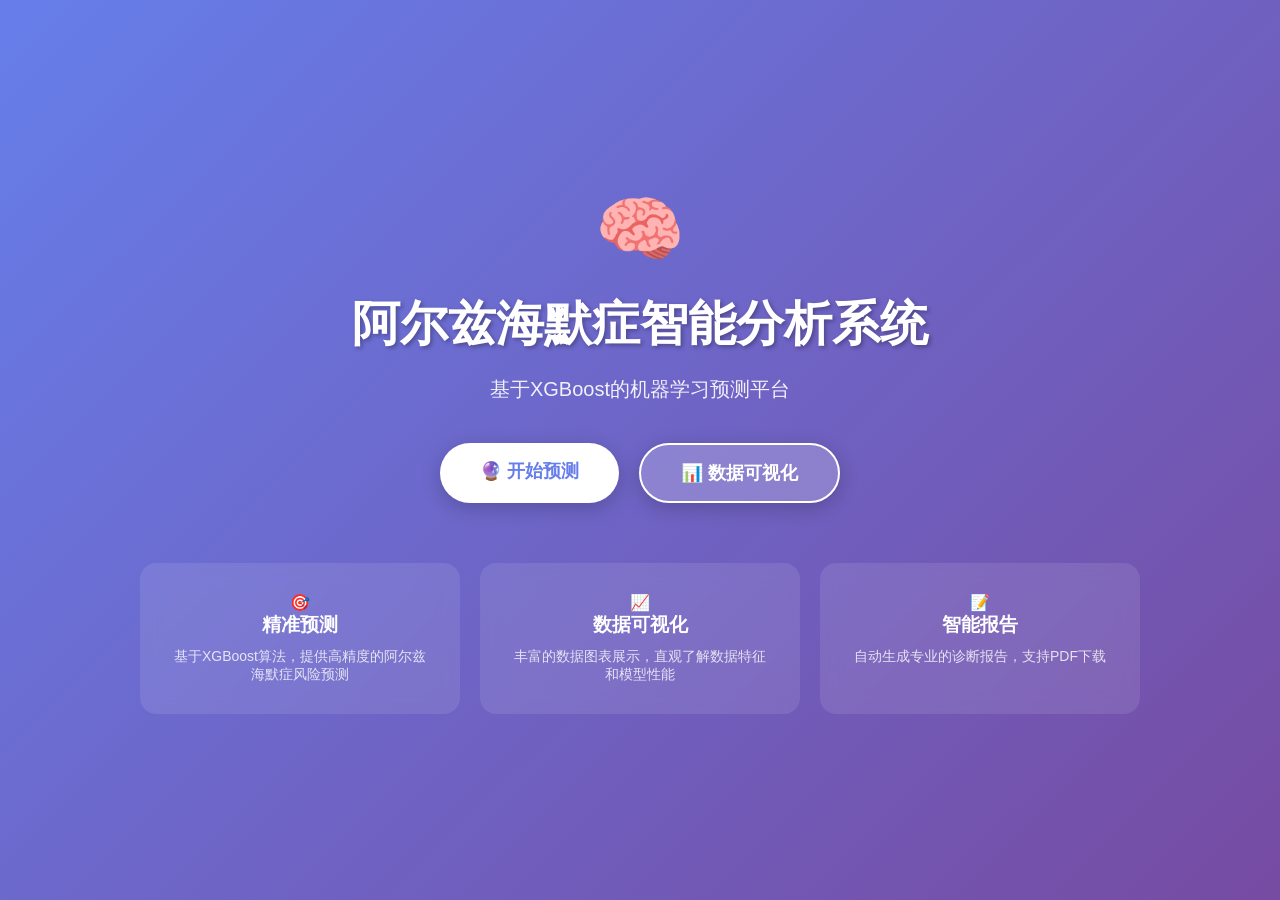
<file: templates/untitled-1.html>
<!-- E:\冯正宇\下载\project\fUKSk2futOFD0POu9JBy-master-c3c5cbd93c8a24e6c33d03ecd9679df8f20f50cb\templates\index.html -->
<!DOCTYPE html>
<html lang="zh-CN">
<head>
    <meta charset="UTF-8">
    <meta name="viewport" content="width=device-width, initial-scale=1.0">
    <title>阿尔兹海默症智能分析系统</title>
    <style>
        * {
            margin: 0;
            padding: 0;
            box-sizing: border-box;
        }

        body {
            font-family: 'Microsoft YaHei', 'SimHei', sans-serif;
            background: linear-gradient(135deg, #667eea 0%, #764ba2 100%);
            min-height: 100vh;
            display: flex;
            align-items: center;
            justify-content: center;
            padding: 20px;
        }

        .main {
            text-align: center;
            color: white;
        }

        .logo {
            font-size: 72px;
            margin-bottom: 20px;
        }

        h1 {
            font-size: 48px;
            margin-bottom: 20px;
            text-shadow: 2px 2px 4px rgba(0,0,0,0.3);
        }

        p {
            font-size: 20px;
            margin-bottom: 40px;
            opacity: 0.9;
        }

        .nav-buttons {
            display: flex;
            gap: 20px;
            justify-content: center;
            flex-wrap: wrap;
        }

        .btn {
            display: inline-block;
            padding: 16px 40px;
            background: white;
            color: #667eea;
            text-decoration: none;
            border-radius: 50px;
            font-size: 18px;
            font-weight: bold;
            transition: transform 0.3s ease, box-shadow 0.3s ease;
            box-shadow: 0 5px 20px rgba(0,0,0,0.2);
        }

        .btn:hover {
            transform: translateY(-3px);
            box-shadow: 0 10px 30px rgba(0,0,0,0.3);
        }

        .btn-secondary {
            background: rgba(255,255,255,0.2);
            color: white;
            border: 2px solid white;
        }

        .btn-secondary:hover {
            background: rgba(255,255,255,0.3);
        }

        .features {
            margin-top: 60px;
            display: grid;
            grid-template-columns: repeat(auto-fit, minmax(250px, 1fr));
            gap: 20px;
            max-width: 1000px;
            margin-left: auto;
            margin-right: auto;
        }

        .feature-card {
            background: rgba(255,255,255,0.1);
            padding: 30px;
            border-radius: 16px;
            backdrop-filter: blur(10px);
        }

        .feature-card i {
            font-size: 36px;
            margin-bottom: 15px;
        }

        .feature-card h3 {
            margin-bottom: 10px;
        }

        .feature-card p {
            font-size: 14px;
            opacity: 0.8;
            margin-bottom: 0;
        }

        @media (max-width: 768px) {
            h1 {
                font-size: 32px;
            }

            .nav-buttons {
                flex-direction: column;
                align-items: center;
            }

            .btn {
                width: 100%;
                max-width: 300px;
            }
        }
    </style>
</head>
<body>
    <div class="main">
        <div class="logo">🧠</div>
        <h1>阿尔兹海默症智能分析系统</h1>
        <p>基于XGBoost的机器学习预测平台</p>
        
        <div class="nav-buttons">
            <a href="/predict" class="btn">🔮 开始预测</a>
            <a href="/visualization" class="btn btn-secondary">📊 数据可视化</a>
        </div>

        <div class="features">
            <div class="feature-card">
                <div>🎯</div>
                <h3>精准预测</h3>
                <p>基于XGBoost算法，提供高精度的阿尔兹海默症风险预测</p>
            </div>
            <div class="feature-card">
                <div>📈</div>
                <h3>数据可视化</h3>
                <p>丰富的数据图表展示，直观了解数据特征和模型性能</p>
            </div>
            <div class="feature-card">
                <div>📝</div>
                <h3>智能报告</h3>
                <p>自动生成专业的诊断报告，支持PDF下载</p>
            </div>
        </div>
    </div>
</body>
</html>
</file>
